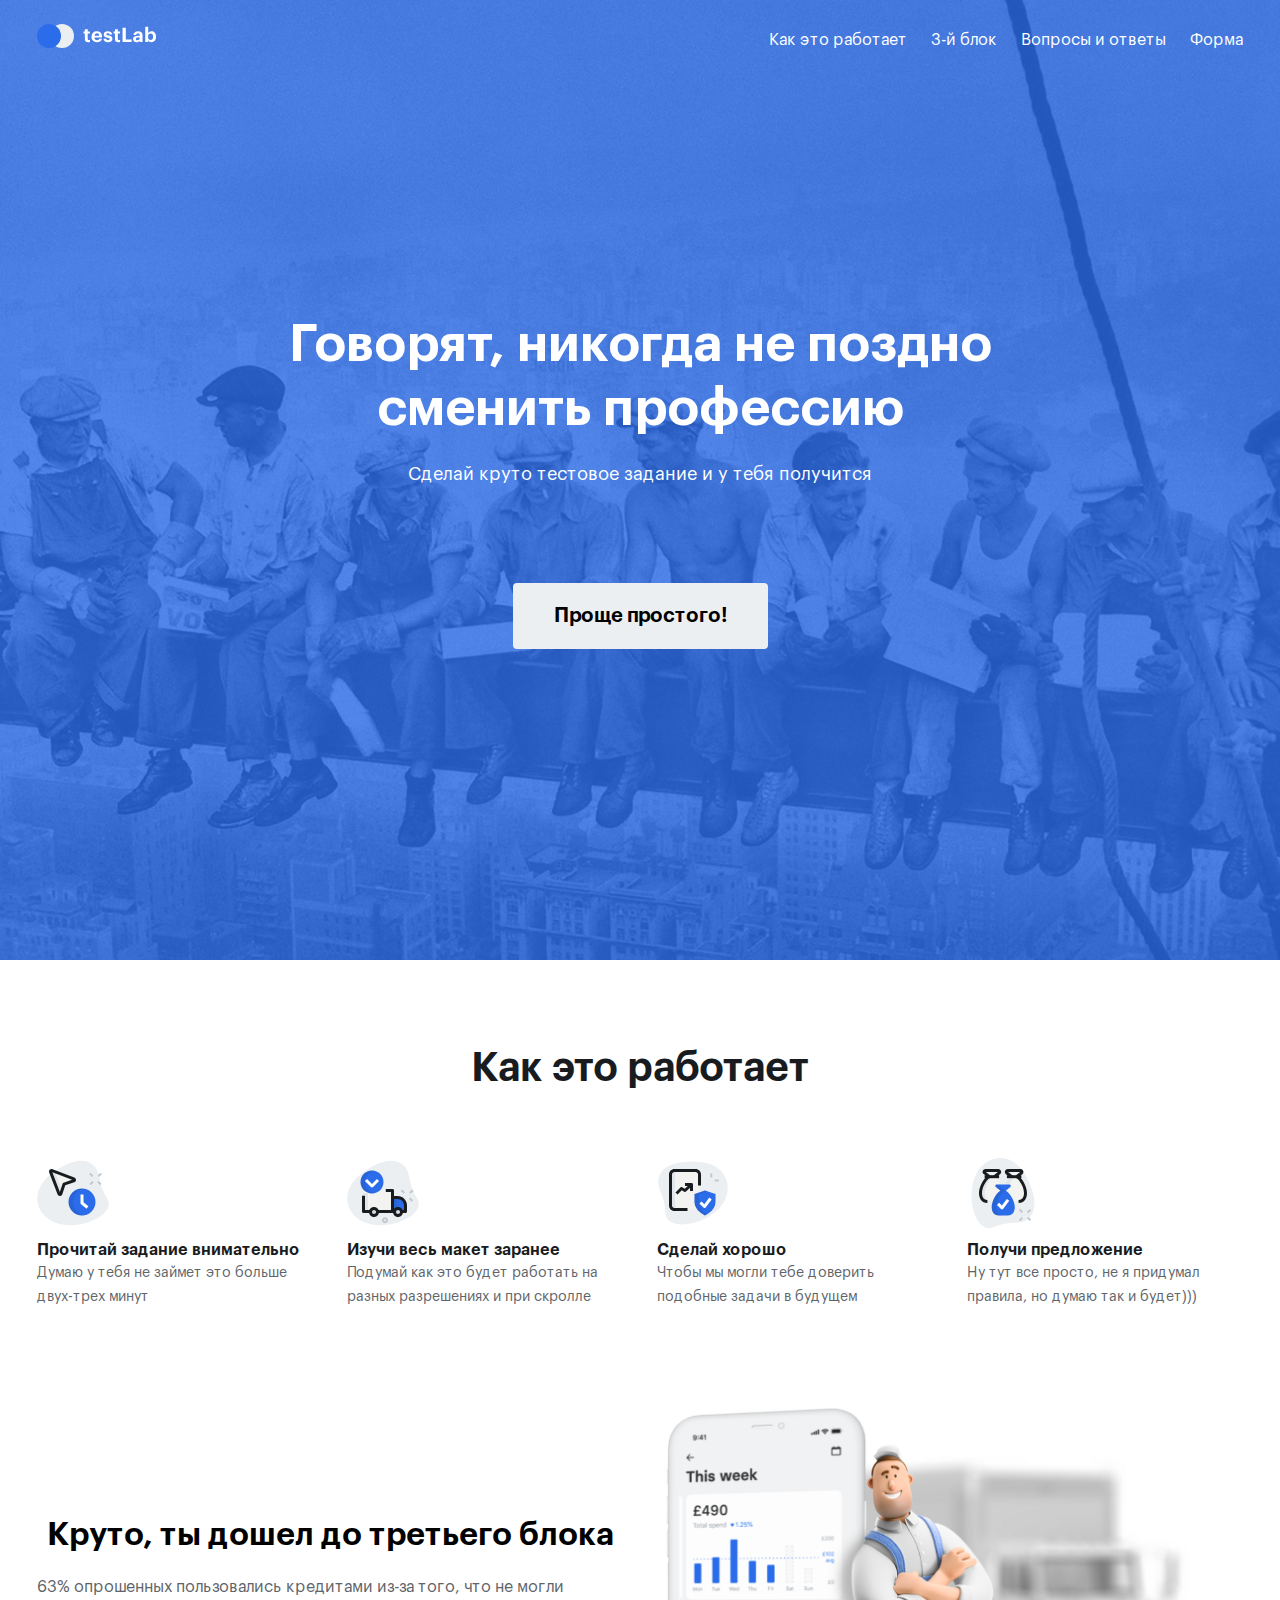
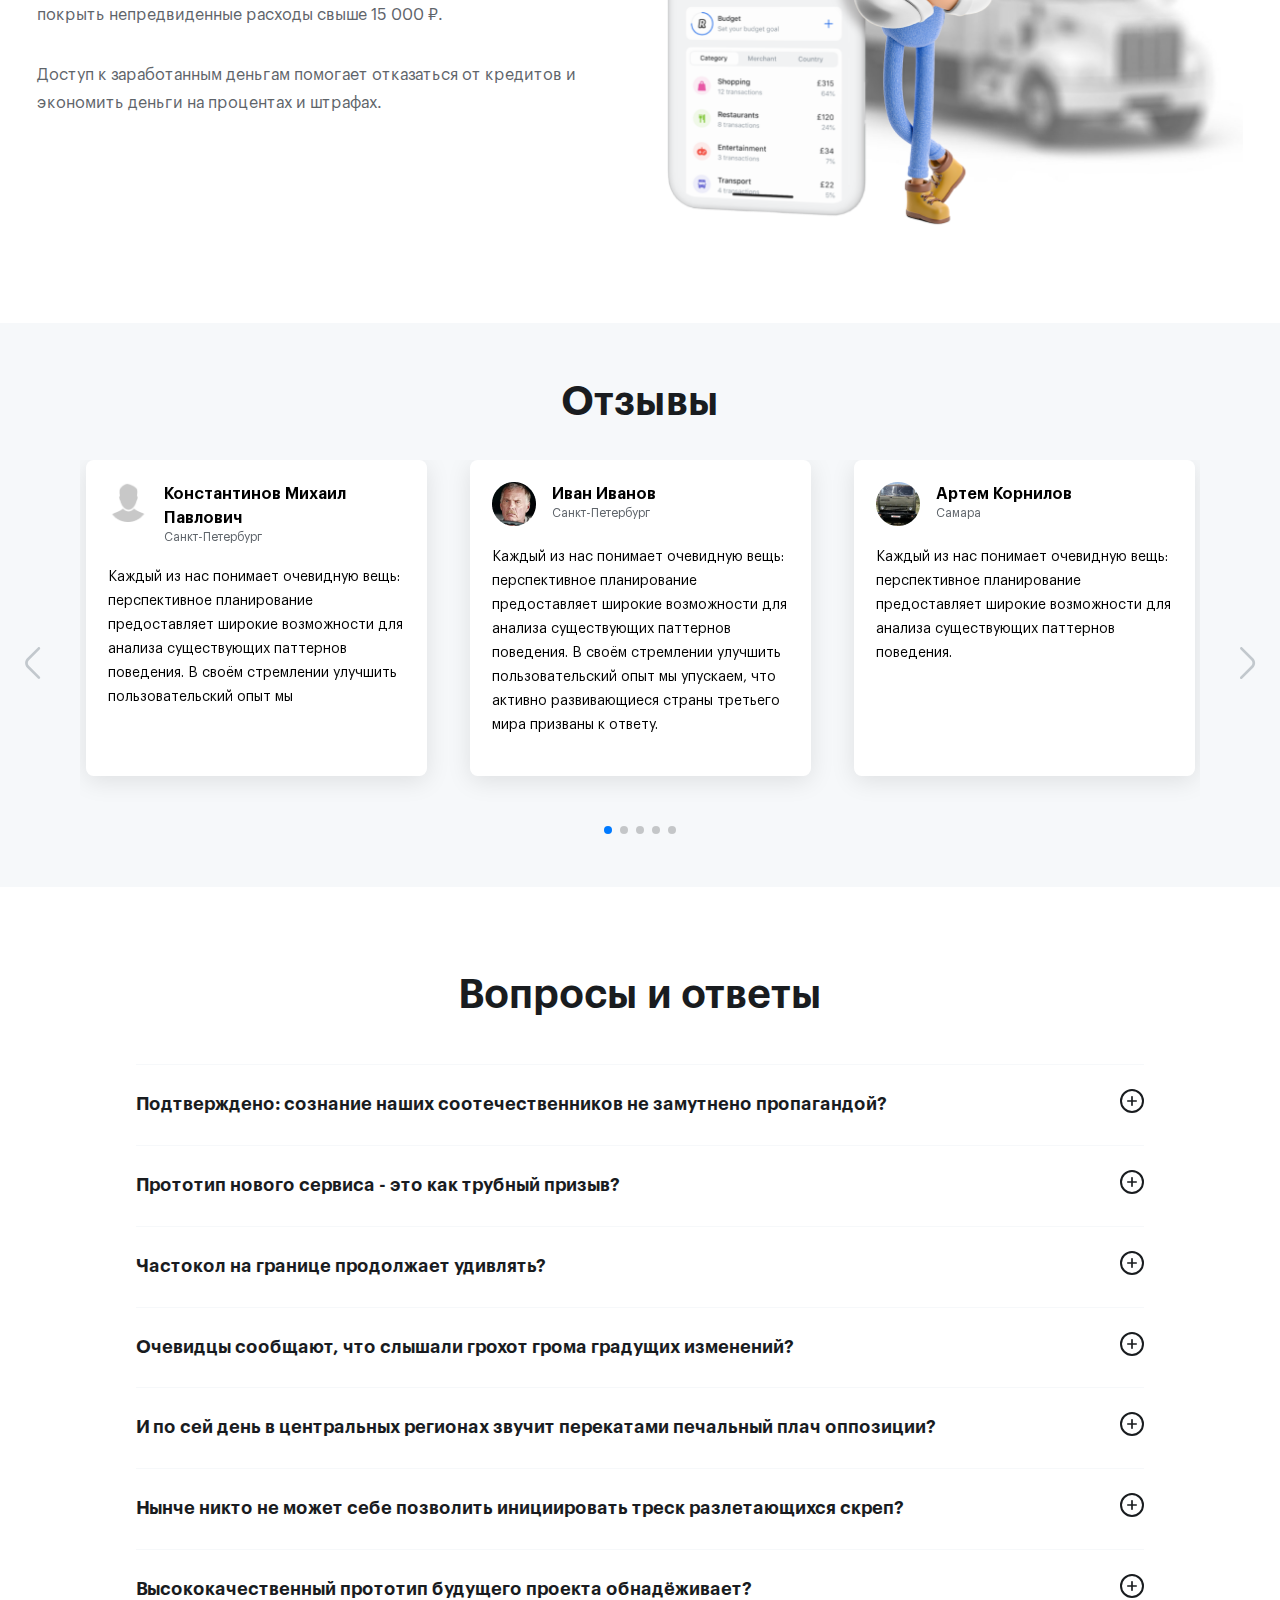
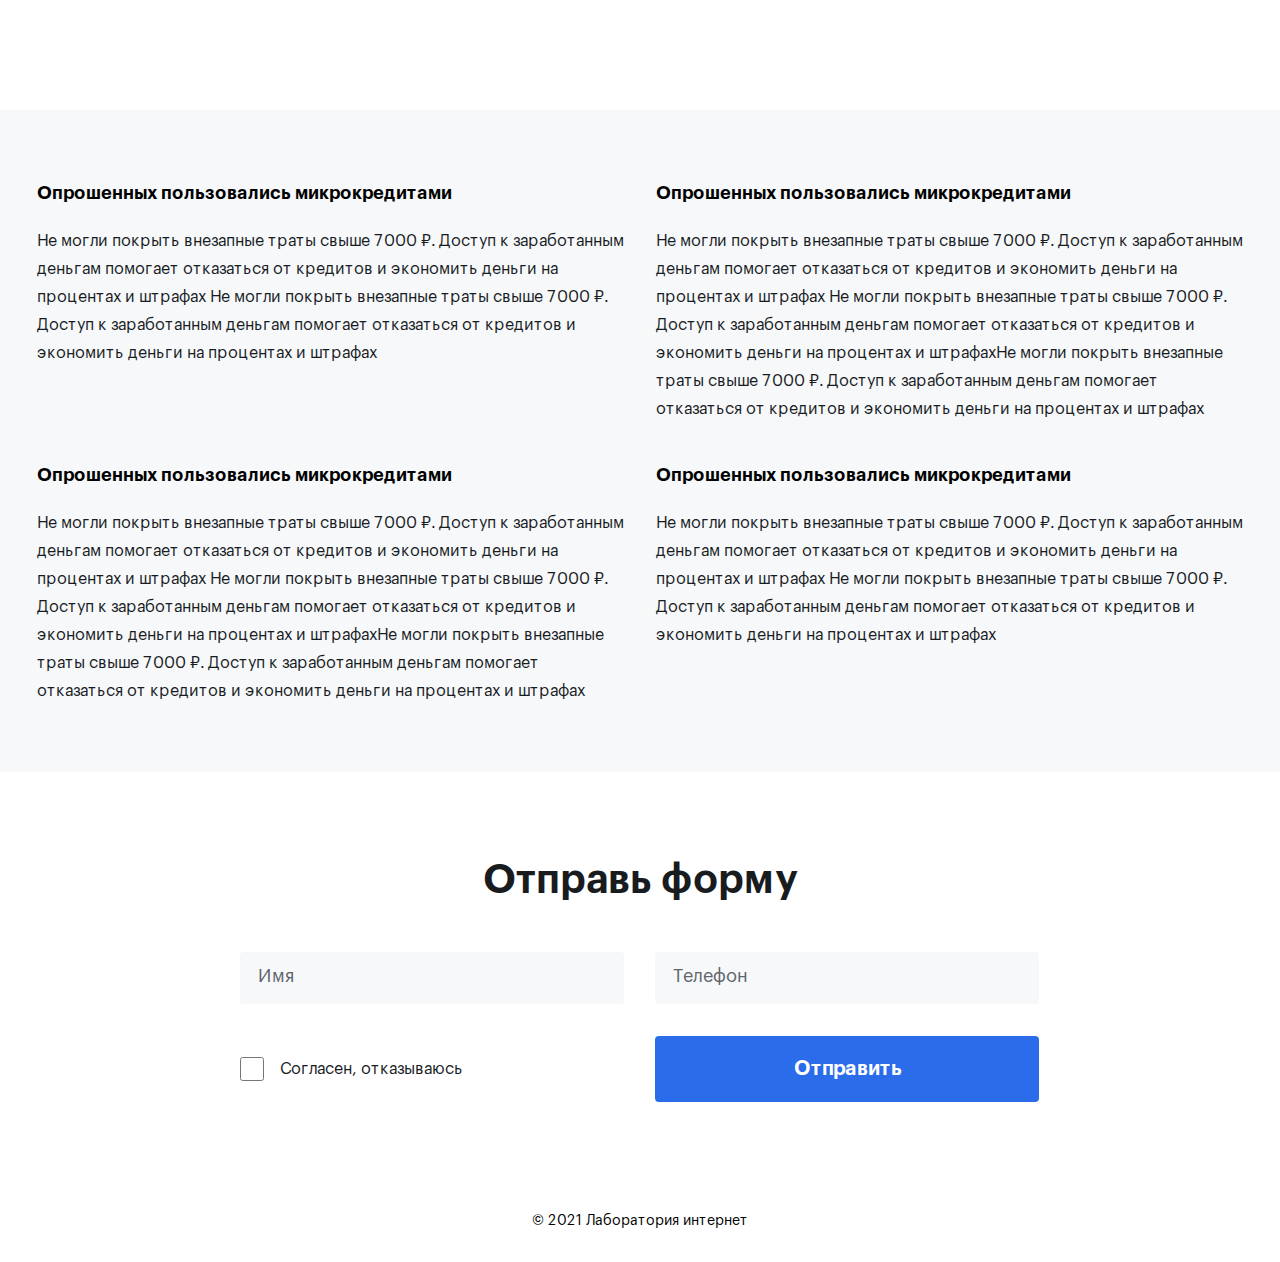
<file: index.html>
<!DOCTYPE html>
<html lang="ru">
  <head>
  <meta charset="UTF-8">
  <meta http-equiv="X-UA-Compatible" content="IE=edge">
  <meta name="viewport" content="width=device-width, initial-scale=1.0">
  <link rel="stylesheet" href="css/style.min.css">
  <link rel="stylesheet" href="https://cdn.jsdelivr.net/npm/swiper@10/swiper-bundle.min.css" />
  <title>Главная</title>
</head>
  <body>
    <header class="header">

    <div class="header-inner">
        <div class="container">
            <div class="header__topRow">
                <div class="logo">
                    <svg width="120" height="24" viewBox="0 0 120 24" fill="none" xmlns="http://www.w3.org/2000/svg">
                        <circle cx="25" cy="12" r="12" fill="#ECEFF2" />
                        <circle cx="12" cy="12" r="12" fill="#2A6CEA" />
                        <path class="logoSVG"
                            d="M51.22 18.2C48.9667 18.2 47.84 17.1 47.84 14.9V9.6H46.5V7.54H47.84V5.28H50.72V7.54H52.92V9.6H50.72V14.64C50.72 15.4667 51.1067 15.88 51.88 15.88C52.3067 15.88 52.6733 15.8133 52.98 15.68V17.92C52.4467 18.1067 51.86 18.2 51.22 18.2ZM59.9934 18.22C58.3668 18.22 57.0668 17.7467 56.0934 16.8C55.0534 15.84 54.5334 14.54 54.5334 12.9V12.74C54.5334 11.1133 55.0534 9.79333 56.0934 8.78C57.1068 7.79333 58.3801 7.3 59.9134 7.3C61.3668 7.3 62.5534 7.72 63.4734 8.56C64.5001 9.49333 65.0134 10.8467 65.0134 12.62V13.42H57.4734C57.5134 14.3 57.7534 14.98 58.1934 15.46C58.6468 15.9267 59.2734 16.16 60.0734 16.16C61.3268 16.16 62.0534 15.6733 62.2534 14.7H64.9934C64.8201 15.8333 64.3001 16.7067 63.4334 17.32C62.5801 17.92 61.4334 18.22 59.9934 18.22ZM62.1934 11.64C62.1001 10.08 61.3401 9.3 59.9134 9.3C59.2601 9.3 58.7201 9.50667 58.2934 9.92C57.8801 10.32 57.6201 10.8933 57.5134 11.64H62.1934ZM71.0438 18.22C69.6304 18.22 68.5304 17.92 67.7438 17.32C66.9571 16.72 66.5371 15.8533 66.4838 14.72H69.1838C69.2638 15.2267 69.4371 15.6 69.7038 15.84C69.9704 16.08 70.4104 16.2 71.0238 16.2C72.1171 16.2 72.6638 15.82 72.6638 15.06C72.6638 14.7 72.5038 14.4333 72.1838 14.26C71.8638 14.0733 71.3171 13.9267 70.5438 13.82C69.1304 13.5933 68.1438 13.2533 67.5838 12.8C66.9838 12.3333 66.6838 11.5867 66.6838 10.56C66.6838 9.53333 67.1104 8.71333 67.9638 8.1C68.6971 7.56667 69.6504 7.3 70.8238 7.3C72.0371 7.3 73.0171 7.54 73.7638 8.02C74.5504 8.55333 75.0104 9.39333 75.1438 10.54H72.4838C72.4038 10.1 72.2371 9.78 71.9838 9.58C71.7304 9.38 71.3504 9.28 70.8438 9.28C70.3771 9.28 70.0104 9.38 69.7438 9.58C69.4904 9.78 69.3638 10.04 69.3638 10.36C69.3638 10.6933 69.5038 10.94 69.7838 11.1C70.0771 11.26 70.6104 11.3933 71.3838 11.5C72.7571 11.6867 73.7638 12 74.4038 12.44C75.0971 12.96 75.4438 13.74 75.4438 14.78C75.4438 15.9 75.0571 16.7533 74.2838 17.34C73.5238 17.9267 72.4438 18.22 71.0438 18.22ZM81.3372 18.2C79.0839 18.2 77.9572 17.1 77.9572 14.9V9.6H76.6172V7.54H77.9572V5.28H80.8372V7.54H83.0372V9.6H80.8372V14.64C80.8372 15.4667 81.2239 15.88 81.9972 15.88C82.4239 15.88 82.7905 15.8133 83.0972 15.68V17.92C82.5639 18.1067 81.9772 18.2 81.3372 18.2ZM85.5506 3.7H88.7906V15.46H94.6106V18H85.5506V3.7ZM99.5559 18.22C98.5426 18.22 97.7226 17.9733 97.0959 17.48C96.4026 16.9333 96.0559 16.14 96.0559 15.1C96.0559 13.94 96.5626 13.0733 97.5759 12.5C98.4826 11.9933 99.7893 11.74 101.496 11.74H102.676V11.32C102.676 10.6533 102.549 10.1667 102.296 9.86C102.056 9.55333 101.616 9.4 100.976 9.4C99.9493 9.4 99.3559 9.89333 99.1959 10.88H96.4559C96.5359 9.70667 97.0226 8.8 97.9159 8.16C98.7293 7.58667 99.8093 7.3 101.156 7.3C102.503 7.3 103.556 7.59333 104.316 8.18C105.129 8.82 105.536 9.82 105.536 11.18V18H102.716V16.74C102.009 17.7267 100.956 18.22 99.5559 18.22ZM100.416 16.2C101.069 16.2 101.609 16.0333 102.036 15.7C102.463 15.3667 102.676 14.9133 102.676 14.34V13.46H101.556C100.676 13.46 100.009 13.5733 99.5559 13.8C99.1159 14.0267 98.8959 14.4067 98.8959 14.94C98.8959 15.78 99.4026 16.2 100.416 16.2ZM114.499 18.22C113.713 18.22 113.026 18.0533 112.439 17.72C111.866 17.3733 111.439 16.9133 111.159 16.34V18H108.259V2.8H111.159V9.18C111.466 8.63333 111.913 8.18667 112.499 7.84C113.099 7.48 113.766 7.3 114.499 7.3C115.819 7.3 116.899 7.76 117.739 8.68C118.619 9.64 119.059 10.9667 119.059 12.66V12.82C119.059 14.5 118.626 15.8267 117.759 16.8C116.933 17.7467 115.846 18.22 114.499 18.22ZM113.639 15.96C114.439 15.96 115.053 15.7 115.479 15.18C115.906 14.6467 116.119 13.8667 116.119 12.84V12.68C116.119 11.64 115.893 10.8533 115.439 10.32C114.986 9.78667 114.379 9.52 113.619 9.52C112.833 9.52 112.206 9.79333 111.739 10.34C111.286 10.8733 111.059 11.6533 111.059 12.68V12.84C111.059 13.8667 111.286 14.6467 111.739 15.18C112.193 15.7 112.826 15.96 113.639 15.96Z"
                            fill="white" />
                    </svg>
                </div>
                <nav class="header__menu">
                    <ul class="menu-box">
                        <li class="menu-top"><a href="#how_it_work" class="menu-item">Как это работает</a></li>
                        <li class="menu-top"><a href="#block3" class="menu-item">3-й блок</a></li>
                        <li class="menu-top"><a href="#questions" class="menu-item">Вопросы и ответы</a></li>
                        <li class="menu-top"><a href="#form" class="menu-item">Форма</a></li>
                    </ul>
                </nav>
                <div class="menu-burger">
                    <span></span>
                    <span></span>
                </div>
            </div>
            <div class="header-middle">
                <h1 class="headerH1">Говорят, никогда не поздно сменить профессию</h1>
                <p class="slogan">Сделай круто тестовое задание и у тебя получится</p>
                <button class="btn btn__light-gray">Проще простого!</button>
            </div>
        </div>
    </div>

</header>
    <main>
      <section class="how_it_work">
    <div class="container">
        <div class="how_it_work__inner" id="how_it_work">
            <div class="how_it_work__title"><h2 class="title-section">Как это работает</h2></div>
            <div class="steps">
                <div class="step-item">
                    <img class="step-item__img" src="../images/icons/waiting.svg" alt="внимательно" class="icon">
                    <div class="step-item__content">
                        <div class="step-item__title">Прочитай задание внимательно</div>
                        <div class="step-item__text">Думаю у тебя не займет это больше двух-трех минут</div>
                    </div>
                </div>
                <div class="step-item">
                    <img class="step-item__img" src="../images/icons/delivery-truck.svg" alt="изучи" class="icon">
                    <div class="step-item__content">
                        <div class="step-item__title">Изучи весь макет заранее</div>
                        <div class="step-item__text">Подумай как это будет работать на разных разрешениях и при скролле
                        </div>
                    </div>
                </div>
                <div class="step-item">
                    <img class="step-item__img" src="../images/icons/secure.svg" alt="сделай хорошо" class="icon">
                    <div class="step-item__content">
                        <div class="step-item__title">Сделай хорошо</div>
                        <div class="step-item__text">Чтобы мы могли тебе доверить подобные задачи в будущем</div>
                    </div>
                </div>
                <div class="step-item">
                    <img class="step-item__img" src="../images/icons/money-bags.svg" alt="получи предложение" class="icon">
                    <div class="step-item__content">
                        <div class="step-item__title">Получи предложение</div>
                        <div class="step-item__text">Ну тут все просто, не я придумал правила, но думаю так и будет<span>)))</span></div>
                    </div>
                </div>
            </div>
        </div>
        <div class="block3" id="block3">
            <div class="block3__content">
                <h3 class="block3__title"> Круто, ты дошел до третьего блока</h3> 
                <div class="block3__text">
                    <p>63% опрошенных пользовались кредитами из-за того, что не могли покрыть непредвиденные расходы свыше 15 000 ₽.</p>
                    <p>Доступ к заработанным деньгам помогает отказаться от кредитов и экономить деньги на процентах и штрафах.</p>
            </div>
        </div>
        <div>
            <div class="block3__img">
                <img src="../images/block3-front.png" alt="worker">
            </div>
        </div>
    </div>
    </div>
</section>
      <section class="reviews">
    <div class="container">

        <div class="reviews__inner">
            <h2 class="title-section">Отзывы</h2>
        </div>
    </div>
    <!-- swiper -->
    <div class="container relative">
        <div class="container-swiper">
            <div class="swiper">
                <div class="swiper-wrapper">
                    <div class="swiper-slide">
                        <div class="reviews__card">
                            <div class="reviews__title">
                                <div class="reviews__avatar">
                                    <img src="../images/reviews/author1.png" alt="author">
                                </div>
                                <div class="reviews__author">
                                    <div class="author__name">
                                        Константинов Михаил Павлович
                                    </div>
                                    <div class="author__town">Санкт-Петербург</div>
                                </div>
                            </div>
                            <div class="reviews__text">
                                <p>Каждый из нас понимает очевидную вещь: перспективное планирование предоставляет
                                    широкие возможности для анализа существующих паттернов поведения. В своём
                                    стремлении
                                    улучшить пользовательский опыт мы </p>
                            </div>
                        </div>
                    </div>
                    <div class="swiper-slide">
                        <div class="reviews__card">

                            <div class="reviews__title">
                                <div class="reviews__avatar">
                                    <img src="../images/reviews/author2.png" alt="author">
                                </div>
                                <div class="reviews__author">
                                    <div class="author__name">
                                        Иван Иванов
                                    </div>
                                    <div class="author__town">Санкт-Петербург</div>
                                </div>
                            </div>
                            <div class="reviews__text">
                                <p>Каждый из нас понимает очевидную вещь: перспективное планирование предоставляет широкие возможности для анализа существующих паттернов поведения. В своём стремлении улучшить пользовательский опыт мы упускаем, что активно развивающиеся страны третьего мира призваны к ответу.</p>
                            </div>

                        </div>
                    </div>
                    <div class="swiper-slide">
                        <div class="reviews__card">

                            <div class="reviews__title">
                                <div class="reviews__avatar">
                                    <img src="../images/reviews/author3.png" alt="author">
                                </div>
                                <div class="reviews__author">
                                    <div class="author__name">
                                        Артем Корнилов
                                    </div>
                                    <div class="author__town">Самара</div>
                                </div>
                            </div>
                            <div class="reviews__text">
                                <p>Каждый из нас понимает очевидную вещь: перспективное планирование предоставляет широкие возможности для анализа существующих паттернов поведения.</p>
                            </div>

                        </div>
                    </div>
                    <div class="swiper-slide">
                        <div class="reviews__card">

                            <div class="reviews__title">
                                <div class="reviews__avatar">
                                    <img src="../images/reviews/author1.png" alt="author">
                                </div>
                                <div class="reviews__author">
                                    <div class="author__name">
                                        Константинов Михаил Павлович
                                    </div>
                                    <div class="author__town">Санкт-Петербург</div>
                                </div>
                            </div>
                            <div class="reviews__text">
                                <p>Каждый из нас понимает очевидную вещь: перспективное планирование предоставляет
                                    широкие возможности для анализа существующих паттернов поведения. В своём
                                    стремлении улучшить пользовательский опыт мы </p>
                            </div>

                        </div>
                    </div>
                    <div class="swiper-slide">
                        <div class="reviews__card">

                            <div class="reviews__title">
                                <div class="reviews__avatar">
                                    <img src="../images/reviews/author1.png" alt="author">
                                </div>
                                <div class="reviews__author">
                                    <div class="author__name">
                                        Константинов Михаил Павлович
                                    </div>
                                    <div class="author__town">Санкт-Петербург</div>
                                </div>
                            </div>
                            <div class="reviews__text">
                                <p>Каждый из нас понимает очевидную вещь: перспективное планирование предоставляет
                                    широкие возможности для анализа существующих паттернов поведения. В своём
                                    стремлении улучшить пользовательский опыт мы </p>
                            </div>

                        </div>
                    </div>
                </div>
                <div class="pagination"></div>
            </div>
        </div>
        <div class="button-prev">
            <svg width="32" height="32" viewBox="0 0 32 32" fill="none" xmlns="http://www.w3.org/2000/svg">
                <path class="arrowSW"
                    d="M23.8387 2.27597C24.0816 2.0245 24.216 1.6877 24.2129 1.3381C24.2099 0.988509 24.0697 0.654093 23.8225 0.406882C23.5753 0.159671 23.2408 0.0194457 22.8912 0.0164078C22.5417 0.0133699 22.2049 0.147762 21.9534 0.39064L11.0574 11.2866C9.80757 12.5368 9.10547 14.2322 9.10547 16C9.10547 17.7677 9.80757 19.4631 11.0574 20.7133L21.9534 31.6093C22.2049 31.8522 22.5417 31.9866 22.8912 31.9835C23.2408 31.9805 23.5753 31.8403 23.8225 31.5931C24.0697 31.3459 24.2099 31.0114 24.2129 30.6618C24.216 30.3122 24.0816 29.9754 23.8387 29.724L12.9427 18.828C12.1928 18.0779 11.7716 17.0606 11.7716 16C11.7716 14.9393 12.1928 13.9221 12.9427 13.172L23.8387 2.27597Z"
                    fill="#C2C8CD" />
            </svg>
        </div>
        <div class="button-next">
            <svg width="32" height="32" viewBox="0 0 32 32" fill="none" xmlns="http://www.w3.org/2000/svg">
                <g clip-path="url(#clip0_40_252)">
                    <path class="arrowSW"
                        d="M8.39143 29.724C8.26408 29.847 8.1625 29.9941 8.09262 30.1568C8.02275 30.3194 7.98596 30.4944 7.98443 30.6714C7.98289 30.8485 8.01662 31.024 8.08366 31.1879C8.1507 31.3518 8.24971 31.5006 8.3749 31.6258C8.50009 31.751 8.64896 31.85 8.81282 31.9171C8.97668 31.9841 9.15226 32.0178 9.32929 32.0163C9.50633 32.0148 9.68129 31.978 9.84397 31.9081C10.0066 31.8382 10.1538 31.7367 10.2768 31.6093L21.1728 20.7133C22.4209 19.4623 23.1219 17.7672 23.1219 16C23.1219 14.2328 22.4209 12.5377 21.1728 11.2866L10.2768 0.39064C10.0253 0.147762 9.68849 0.0133699 9.33889 0.0164078C8.9893 0.0194457 8.65488 0.159671 8.40767 0.406882C8.16046 0.654093 8.02023 0.988509 8.01719 1.3381C8.01416 1.6877 8.14855 2.0245 8.39143 2.27597L19.2874 13.172C20.0373 13.9221 20.4586 14.9393 20.4586 16C20.4586 17.0606 20.0373 18.0779 19.2874 18.828L8.39143 29.724Z"
                        fill="#C2C8CD" />
                </g>
                <defs>
                    <clipPath id="clip0_40_252">
                        <rect width="32" height="32" fill="white" />
                    </clipPath>
                </defs>
            </svg>
        </div>
    </div>
</section>
      <section class="questions" id="questions">
    <div class="questions__inner">
        <div class="questions__title">
            <h3 class="title-section">Вопросы и ответы</h3>
        </div>
        <div class="questions_box">
            <div class="question__row">
                <div class="question">
                    Подтверждено: сознание наших соотечественников не замутнено пропагандой?
                    <div class="svg">
                        <svg width="24" height="24" viewBox="0 0 24 24" fill="none" xmlns="http://www.w3.org/2000/svg">
                            <g id="fi-sr-plus-small">
                                <path class="butt" id="Vector"
                                    d="M17 11H13V7C13 6.73478 12.8946 6.48043 12.7071 6.29289C12.5196 6.10536 12.2652 6 12 6C11.7348 6 11.4804 6.10536 11.2929 6.29289C11.1054 6.48043 11 6.73478 11 7V11H7C6.73478 11 6.48043 11.1054 6.29289 11.2929C6.10536 11.4804 6 11.7348 6 12C6 12.2652 6.10536 12.5196 6.29289 12.7071C6.48043 12.8946 6.73478 13 7 13H11V17C11 17.2652 11.1054 17.5196 11.2929 17.7071C11.4804 17.8946 11.7348 18 12 18C12.2652 18 12.5196 17.8946 12.7071 17.7071C12.8946 17.5196 13 17.2652 13 17V13H17C17.2652 13 17.5196 12.8946 17.7071 12.7071C17.8946 12.5196 18 12.2652 18 12C18 11.7348 17.8946 11.4804 17.7071 11.2929C17.5196 11.1054 17.2652 11 17 11Z"
                                    fill="#191C1F" />
                            </g>
                        </svg>
                    </div>
                </div>
                <div class="answer">В частности, дальнейшее развитие различных форм деятельности позволяет выполнить
                    важные задания по разработке дальнейших направлений развития. Предварительные выводы неутешительны:
                    экономическая повестка сегодняшнего дня говорит о возможностях существующих финансовых и
                    административных условий.</div>
            </div>
            <div class="question__row">
                <div class="question">
                    Прототип нового сервиса - это как трубный призыв?

                    <div class="svg">
                        <svg width="24" height="24" viewBox="0 0 24 24" fill="none" xmlns="http://www.w3.org/2000/svg">
                            <g id="fi-sr-plus-small">
                                <path class="butt" id="Vector"
                                    d="M17 11H13V7C13 6.73478 12.8946 6.48043 12.7071 6.29289C12.5196 6.10536 12.2652 6 12 6C11.7348 6 11.4804 6.10536 11.2929 6.29289C11.1054 6.48043 11 6.73478 11 7V11H7C6.73478 11 6.48043 11.1054 6.29289 11.2929C6.10536 11.4804 6 11.7348 6 12C6 12.2652 6.10536 12.5196 6.29289 12.7071C6.48043 12.8946 6.73478 13 7 13H11V17C11 17.2652 11.1054 17.5196 11.2929 17.7071C11.4804 17.8946 11.7348 18 12 18C12.2652 18 12.5196 17.8946 12.7071 17.7071C12.8946 17.5196 13 17.2652 13 17V13H17C17.2652 13 17.5196 12.8946 17.7071 12.7071C17.8946 12.5196 18 12.2652 18 12C18 11.7348 17.8946 11.4804 17.7071 11.2929C17.5196 11.1054 17.2652 11 17 11Z"
                                    fill="#191C1F" />
                            </g>
                        </svg>
                    </div>

                </div>
                <div class="answer">В частности, дальнейшее развитие различных форм деятельности позволяет выполнить
                    важные задания по разработке дальнейших направлений развития. Предварительные выводы неутешительны:
                    экономическая повестка сегодняшнего дня говорит о возможностях существующих финансовых и
                    административных условий.</div>
            </div>
            <div class="question__row">
                <div class="question">
                    Частокол на границе продолжает удивлять?

                    <div class="svg">
                        <svg width="24" height="24" viewBox="0 0 24 24" fill="none" xmlns="http://www.w3.org/2000/svg">
                            <g id="fi-sr-plus-small">
                                <path class="butt" id="Vector"
                                    d="M17 11H13V7C13 6.73478 12.8946 6.48043 12.7071 6.29289C12.5196 6.10536 12.2652 6 12 6C11.7348 6 11.4804 6.10536 11.2929 6.29289C11.1054 6.48043 11 6.73478 11 7V11H7C6.73478 11 6.48043 11.1054 6.29289 11.2929C6.10536 11.4804 6 11.7348 6 12C6 12.2652 6.10536 12.5196 6.29289 12.7071C6.48043 12.8946 6.73478 13 7 13H11V17C11 17.2652 11.1054 17.5196 11.2929 17.7071C11.4804 17.8946 11.7348 18 12 18C12.2652 18 12.5196 17.8946 12.7071 17.7071C12.8946 17.5196 13 17.2652 13 17V13H17C17.2652 13 17.5196 12.8946 17.7071 12.7071C17.8946 12.5196 18 12.2652 18 12C18 11.7348 17.8946 11.4804 17.7071 11.2929C17.5196 11.1054 17.2652 11 17 11Z"
                                    fill="#191C1F" />
                            </g>
                        </svg>
                    </div>

                </div>
                <div class="answer">В частности, дальнейшее развитие различных форм деятельности позволяет выполнить
                    важные задания по разработке дальнейших направлений развития. Предварительные выводы неутешительны:
                    экономическая повестка сегодняшнего дня говорит о возможностях существующих финансовых и
                    административных условий.</div>
            </div>
            <div class="question__row">
                <div class="question">
                    Очевидцы сообщают, что слышали грохот грома градущих изменений?

                    <div class="svg">
                        <svg width="24" height="24" viewBox="0 0 24 24" fill="none" xmlns="http://www.w3.org/2000/svg">
                            <g id="fi-sr-plus-small">
                                <path class="butt" id="Vector"
                                    d="M17 11H13V7C13 6.73478 12.8946 6.48043 12.7071 6.29289C12.5196 6.10536 12.2652 6 12 6C11.7348 6 11.4804 6.10536 11.2929 6.29289C11.1054 6.48043 11 6.73478 11 7V11H7C6.73478 11 6.48043 11.1054 6.29289 11.2929C6.10536 11.4804 6 11.7348 6 12C6 12.2652 6.10536 12.5196 6.29289 12.7071C6.48043 12.8946 6.73478 13 7 13H11V17C11 17.2652 11.1054 17.5196 11.2929 17.7071C11.4804 17.8946 11.7348 18 12 18C12.2652 18 12.5196 17.8946 12.7071 17.7071C12.8946 17.5196 13 17.2652 13 17V13H17C17.2652 13 17.5196 12.8946 17.7071 12.7071C17.8946 12.5196 18 12.2652 18 12C18 11.7348 17.8946 11.4804 17.7071 11.2929C17.5196 11.1054 17.2652 11 17 11Z"
                                    fill="#191C1F" />
                            </g>
                        </svg>
                    </div>

                </div>
                <div class="answer">В частности, дальнейшее развитие различных форм деятельности позволяет выполнить
                    важные задания по разработке дальнейших направлений развития. Предварительные выводы неутешительны:
                    экономическая повестка сегодняшнего дня говорит о возможностях существующих финансовых и
                    административных условий.</div>
            </div>
            <div class="question__row">
                <div class="question">
                    И по сей день в центральных регионах звучит перекатами печальный плач оппозиции?

                    <div class="svg">
                        <svg width="24" height="24" viewBox="0 0 24 24" fill="none" xmlns="http://www.w3.org/2000/svg">
                            <g id="fi-sr-plus-small">
                                <path class="butt" id="Vector"
                                    d="M17 11H13V7C13 6.73478 12.8946 6.48043 12.7071 6.29289C12.5196 6.10536 12.2652 6 12 6C11.7348 6 11.4804 6.10536 11.2929 6.29289C11.1054 6.48043 11 6.73478 11 7V11H7C6.73478 11 6.48043 11.1054 6.29289 11.2929C6.10536 11.4804 6 11.7348 6 12C6 12.2652 6.10536 12.5196 6.29289 12.7071C6.48043 12.8946 6.73478 13 7 13H11V17C11 17.2652 11.1054 17.5196 11.2929 17.7071C11.4804 17.8946 11.7348 18 12 18C12.2652 18 12.5196 17.8946 12.7071 17.7071C12.8946 17.5196 13 17.2652 13 17V13H17C17.2652 13 17.5196 12.8946 17.7071 12.7071C17.8946 12.5196 18 12.2652 18 12C18 11.7348 17.8946 11.4804 17.7071 11.2929C17.5196 11.1054 17.2652 11 17 11Z"
                                    fill="#191C1F" />
                            </g>
                        </svg>
                    </div>

                </div>
                <div class="answer">В частности, дальнейшее развитие различных форм деятельности позволяет выполнить
                    важные задания по разработке дальнейших направлений развития. Предварительные выводы неутешительны:
                    экономическая повестка сегодняшнего дня говорит о возможностях существующих финансовых и
                    административных условий.</div>
            </div>
            <div class="question__row">
                <div class="question">
                    Нынче никто не может себе позволить инициировать треск разлетающихся скреп?
                    <div class="svg">
                        <svg width="24" height="24" viewBox="0 0 24 24" fill="none" xmlns="http://www.w3.org/2000/svg">
                            <g id="fi-sr-plus-small">
                                <path class="butt" id="Vector"
                                    d="M17 11H13V7C13 6.73478 12.8946 6.48043 12.7071 6.29289C12.5196 6.10536 12.2652 6 12 6C11.7348 6 11.4804 6.10536 11.2929 6.29289C11.1054 6.48043 11 6.73478 11 7V11H7C6.73478 11 6.48043 11.1054 6.29289 11.2929C6.10536 11.4804 6 11.7348 6 12C6 12.2652 6.10536 12.5196 6.29289 12.7071C6.48043 12.8946 6.73478 13 7 13H11V17C11 17.2652 11.1054 17.5196 11.2929 17.7071C11.4804 17.8946 11.7348 18 12 18C12.2652 18 12.5196 17.8946 12.7071 17.7071C12.8946 17.5196 13 17.2652 13 17V13H17C17.2652 13 17.5196 12.8946 17.7071 12.7071C17.8946 12.5196 18 12.2652 18 12C18 11.7348 17.8946 11.4804 17.7071 11.2929C17.5196 11.1054 17.2652 11 17 11Z"
                                    fill="#191C1F" />
                            </g>
                        </svg>
                    </div>

                </div>
                <div class="answer">В частности, дальнейшее развитие различных форм деятельности позволяет выполнить
                    важные задания по разработке дальнейших направлений развития. Предварительные выводы неутешительны:
                    экономическая повестка сегодняшнего дня говорит о возможностях существующих финансовых и
                    административных условий.</div>
            </div>
            <div class="question__row">
                <div class="question">
                    Высококачественный прототип будущего проекта обнадёживает?

                    <div class="svg">
                        <svg width="24" height="24" viewBox="0 0 24 24" fill="none" xmlns="http://www.w3.org/2000/svg">
                            <g id="fi-sr-plus-small">
                                <path class="butt" id="Vector"
                                    d="M17 11H13V7C13 6.73478 12.8946 6.48043 12.7071 6.29289C12.5196 6.10536 12.2652 6 12 6C11.7348 6 11.4804 6.10536 11.2929 6.29289C11.1054 6.48043 11 6.73478 11 7V11H7C6.73478 11 6.48043 11.1054 6.29289 11.2929C6.10536 11.4804 6 11.7348 6 12C6 12.2652 6.10536 12.5196 6.29289 12.7071C6.48043 12.8946 6.73478 13 7 13H11V17C11 17.2652 11.1054 17.5196 11.2929 17.7071C11.4804 17.8946 11.7348 18 12 18C12.2652 18 12.5196 17.8946 12.7071 17.7071C12.8946 17.5196 13 17.2652 13 17V13H17C17.2652 13 17.5196 12.8946 17.7071 12.7071C17.8946 12.5196 18 12.2652 18 12C18 11.7348 17.8946 11.4804 17.7071 11.2929C17.5196 11.1054 17.2652 11 17 11Z"
                                    fill="#191C1F" />
                            </g>
                        </svg>
                    </div>

                </div>
                <div class="answer">В частности, дальнейшее развитие различных форм деятельности позволяет выполнить
                    важные задания по разработке дальнейших направлений развития. Предварительные выводы неутешительны:
                    экономическая повестка сегодняшнего дня говорит о возможностях существующих финансовых и
                    административных условий.</div>
            </div>
        </div>
    </div>
</section>
      <div class="interviewees">
    <div class="container">
        <div class="interviewees-inner">
            <div class="interviewee">
                <div class="interviewee__title">Опрошенных пользовались микрокредитами</div>
                <div class="interviewee__text">Не могли покрыть внезапные траты свыше 7000 ₽. Доступ к заработанным деньгам помогает отказаться от кредитов и экономить деньги на процентах и штрафах Не могли покрыть внезапные траты свыше 7000 ₽. Доступ к заработанным деньгам помогает отказаться от кредитов и экономить деньги на процентах и штрафах</div>
            </div>
            <div class="interviewee">
                <div class="interviewee__title">Опрошенных пользовались микрокредитами</div>
                <div class="interviewee__text">Не могли покрыть внезапные траты свыше 7000 ₽. Доступ к заработанным деньгам помогает отказаться от кредитов и экономить деньги на процентах и штрафах Не могли покрыть внезапные траты свыше 7000 ₽. Доступ к заработанным деньгам помогает отказаться от кредитов и экономить деньги на процентах и штрафахНе могли покрыть внезапные траты свыше 7000 ₽. Доступ к заработанным деньгам помогает отказаться от кредитов и экономить деньги на процентах и штрафах</div>
            </div>
            <div class="interviewee">
                <div class="interviewee__title">Опрошенных пользовались микрокредитами</div>
                <div class="interviewee__text">Не могли покрыть внезапные траты свыше 7000 ₽. Доступ к заработанным деньгам помогает отказаться от кредитов и экономить деньги на процентах и штрафах Не могли покрыть внезапные траты свыше 7000 ₽. Доступ к заработанным деньгам помогает отказаться от кредитов и экономить деньги на процентах и штрафахНе могли покрыть внезапные траты свыше 7000 ₽. Доступ к заработанным деньгам помогает отказаться от кредитов и экономить деньги на процентах и штрафах</div>
            </div>
            <div class="interviewee">
                <div class="interviewee__title">Опрошенных пользовались микрокредитами</div>
                <div class="interviewee__text">Не могли покрыть внезапные траты свыше 7000 ₽. Доступ к заработанным деньгам помогает отказаться от кредитов и экономить деньги на процентах и штрафах Не могли покрыть внезапные траты свыше 7000 ₽. Доступ к заработанным деньгам помогает отказаться от кредитов и экономить деньги на процентах и штрафах</div>
            </div>
        </div>
    </div>
</div>

      <section class="footer__form" id="form">
    <div class="footer__form-container">
        <div class="form-title">
            <h3 class="title-section">Отправь форму</h3>
        </div>
        <form class="form" action="#">
            <input class="input-form-footer large" type="text" name="name" placeholder="Имя">
            <input class="input-form-footer large" type="tel" name="tel" placeholder="Телефон">
            <div class="i_agree large">
                <input class="custom-checkbox" type="checkbox" name="check" id="check">
                <label for="check">Согласен, отказываюсь</label>
            </div>
            <div class="btn btn__primary large">Отправить</div>
        </form>
    </div>
</section>
    </main>
    <footer class="footer">
    © 2021 Лаборатория интернет
</footer>
    <script src="https://cdn.jsdelivr.net/npm/swiper@10/swiper-bundle.min.js"></script>
    <script src="js/app.min.js"></script>
  </body>
</html>
</file>
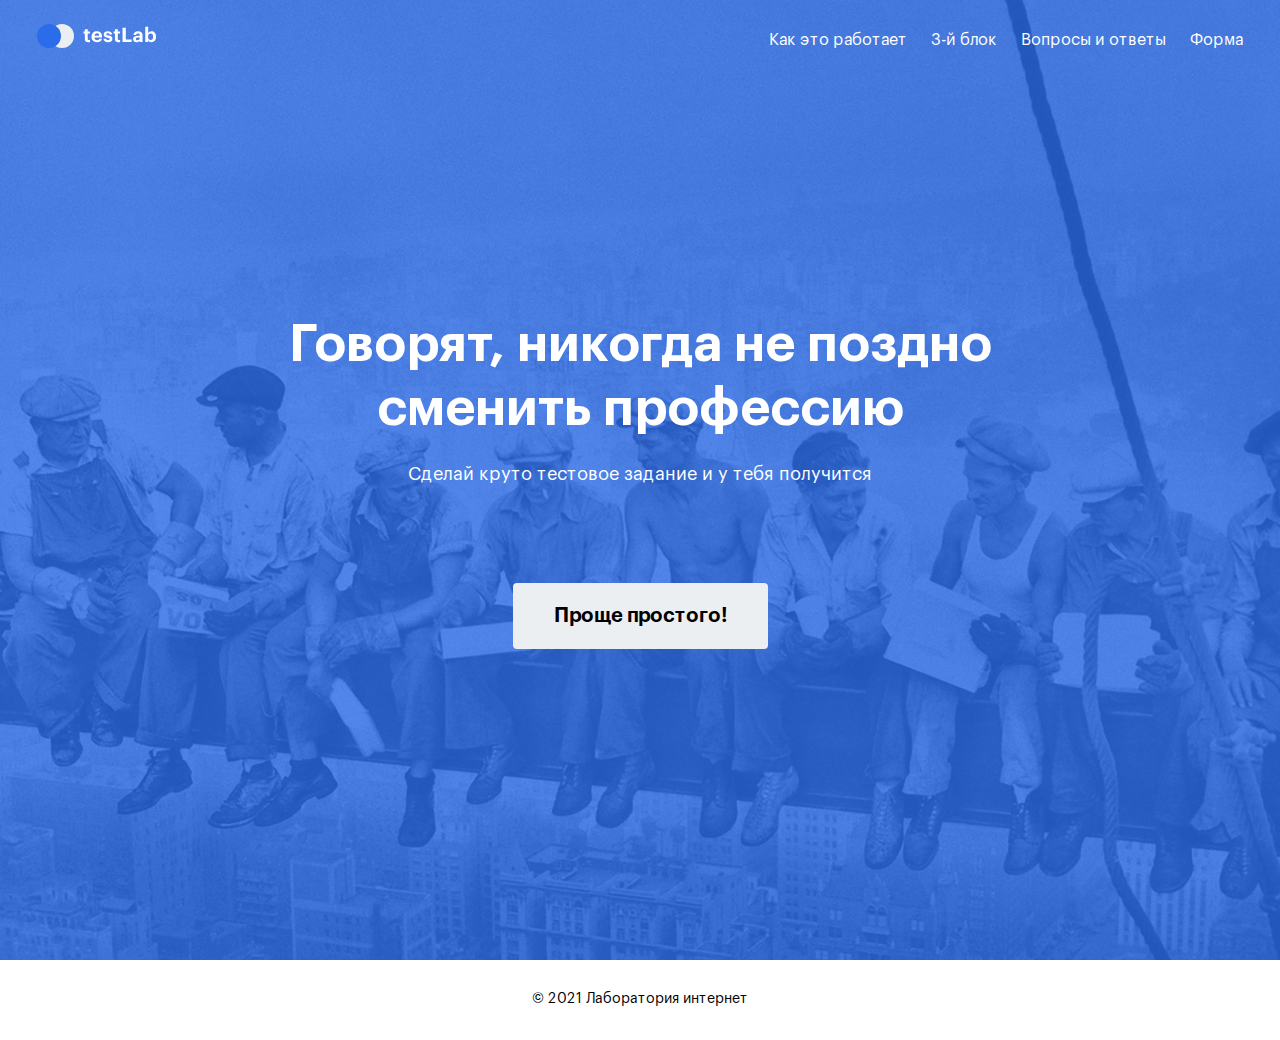
<file: about.html>
<!DOCTYPE html>
<html lang="ru">
  <head>
  <meta charset="UTF-8">
  <meta http-equiv="X-UA-Compatible" content="IE=edge">
  <meta name="viewport" content="width=device-width, initial-scale=1.0">
  <link rel="stylesheet" href="css/style.min.css">
  <link rel="stylesheet" href="https://cdn.jsdelivr.net/npm/swiper@10/swiper-bundle.min.css" />
  <title>Про нас</title>
</head>
  <body>
    <header class="header">

    <div class="header-inner">
        <div class="container">
            <div class="header__topRow">
                <div class="logo">
                    <svg width="120" height="24" viewBox="0 0 120 24" fill="none" xmlns="http://www.w3.org/2000/svg">
                        <circle cx="25" cy="12" r="12" fill="#ECEFF2" />
                        <circle cx="12" cy="12" r="12" fill="#2A6CEA" />
                        <path class="logoSVG"
                            d="M51.22 18.2C48.9667 18.2 47.84 17.1 47.84 14.9V9.6H46.5V7.54H47.84V5.28H50.72V7.54H52.92V9.6H50.72V14.64C50.72 15.4667 51.1067 15.88 51.88 15.88C52.3067 15.88 52.6733 15.8133 52.98 15.68V17.92C52.4467 18.1067 51.86 18.2 51.22 18.2ZM59.9934 18.22C58.3668 18.22 57.0668 17.7467 56.0934 16.8C55.0534 15.84 54.5334 14.54 54.5334 12.9V12.74C54.5334 11.1133 55.0534 9.79333 56.0934 8.78C57.1068 7.79333 58.3801 7.3 59.9134 7.3C61.3668 7.3 62.5534 7.72 63.4734 8.56C64.5001 9.49333 65.0134 10.8467 65.0134 12.62V13.42H57.4734C57.5134 14.3 57.7534 14.98 58.1934 15.46C58.6468 15.9267 59.2734 16.16 60.0734 16.16C61.3268 16.16 62.0534 15.6733 62.2534 14.7H64.9934C64.8201 15.8333 64.3001 16.7067 63.4334 17.32C62.5801 17.92 61.4334 18.22 59.9934 18.22ZM62.1934 11.64C62.1001 10.08 61.3401 9.3 59.9134 9.3C59.2601 9.3 58.7201 9.50667 58.2934 9.92C57.8801 10.32 57.6201 10.8933 57.5134 11.64H62.1934ZM71.0438 18.22C69.6304 18.22 68.5304 17.92 67.7438 17.32C66.9571 16.72 66.5371 15.8533 66.4838 14.72H69.1838C69.2638 15.2267 69.4371 15.6 69.7038 15.84C69.9704 16.08 70.4104 16.2 71.0238 16.2C72.1171 16.2 72.6638 15.82 72.6638 15.06C72.6638 14.7 72.5038 14.4333 72.1838 14.26C71.8638 14.0733 71.3171 13.9267 70.5438 13.82C69.1304 13.5933 68.1438 13.2533 67.5838 12.8C66.9838 12.3333 66.6838 11.5867 66.6838 10.56C66.6838 9.53333 67.1104 8.71333 67.9638 8.1C68.6971 7.56667 69.6504 7.3 70.8238 7.3C72.0371 7.3 73.0171 7.54 73.7638 8.02C74.5504 8.55333 75.0104 9.39333 75.1438 10.54H72.4838C72.4038 10.1 72.2371 9.78 71.9838 9.58C71.7304 9.38 71.3504 9.28 70.8438 9.28C70.3771 9.28 70.0104 9.38 69.7438 9.58C69.4904 9.78 69.3638 10.04 69.3638 10.36C69.3638 10.6933 69.5038 10.94 69.7838 11.1C70.0771 11.26 70.6104 11.3933 71.3838 11.5C72.7571 11.6867 73.7638 12 74.4038 12.44C75.0971 12.96 75.4438 13.74 75.4438 14.78C75.4438 15.9 75.0571 16.7533 74.2838 17.34C73.5238 17.9267 72.4438 18.22 71.0438 18.22ZM81.3372 18.2C79.0839 18.2 77.9572 17.1 77.9572 14.9V9.6H76.6172V7.54H77.9572V5.28H80.8372V7.54H83.0372V9.6H80.8372V14.64C80.8372 15.4667 81.2239 15.88 81.9972 15.88C82.4239 15.88 82.7905 15.8133 83.0972 15.68V17.92C82.5639 18.1067 81.9772 18.2 81.3372 18.2ZM85.5506 3.7H88.7906V15.46H94.6106V18H85.5506V3.7ZM99.5559 18.22C98.5426 18.22 97.7226 17.9733 97.0959 17.48C96.4026 16.9333 96.0559 16.14 96.0559 15.1C96.0559 13.94 96.5626 13.0733 97.5759 12.5C98.4826 11.9933 99.7893 11.74 101.496 11.74H102.676V11.32C102.676 10.6533 102.549 10.1667 102.296 9.86C102.056 9.55333 101.616 9.4 100.976 9.4C99.9493 9.4 99.3559 9.89333 99.1959 10.88H96.4559C96.5359 9.70667 97.0226 8.8 97.9159 8.16C98.7293 7.58667 99.8093 7.3 101.156 7.3C102.503 7.3 103.556 7.59333 104.316 8.18C105.129 8.82 105.536 9.82 105.536 11.18V18H102.716V16.74C102.009 17.7267 100.956 18.22 99.5559 18.22ZM100.416 16.2C101.069 16.2 101.609 16.0333 102.036 15.7C102.463 15.3667 102.676 14.9133 102.676 14.34V13.46H101.556C100.676 13.46 100.009 13.5733 99.5559 13.8C99.1159 14.0267 98.8959 14.4067 98.8959 14.94C98.8959 15.78 99.4026 16.2 100.416 16.2ZM114.499 18.22C113.713 18.22 113.026 18.0533 112.439 17.72C111.866 17.3733 111.439 16.9133 111.159 16.34V18H108.259V2.8H111.159V9.18C111.466 8.63333 111.913 8.18667 112.499 7.84C113.099 7.48 113.766 7.3 114.499 7.3C115.819 7.3 116.899 7.76 117.739 8.68C118.619 9.64 119.059 10.9667 119.059 12.66V12.82C119.059 14.5 118.626 15.8267 117.759 16.8C116.933 17.7467 115.846 18.22 114.499 18.22ZM113.639 15.96C114.439 15.96 115.053 15.7 115.479 15.18C115.906 14.6467 116.119 13.8667 116.119 12.84V12.68C116.119 11.64 115.893 10.8533 115.439 10.32C114.986 9.78667 114.379 9.52 113.619 9.52C112.833 9.52 112.206 9.79333 111.739 10.34C111.286 10.8733 111.059 11.6533 111.059 12.68V12.84C111.059 13.8667 111.286 14.6467 111.739 15.18C112.193 15.7 112.826 15.96 113.639 15.96Z"
                            fill="white" />
                    </svg>
                </div>
                <nav class="header__menu">
                    <ul class="menu-box">
                        <li class="menu-top"><a href="#how_it_work" class="menu-item">Как это работает</a></li>
                        <li class="menu-top"><a href="#block3" class="menu-item">3-й блок</a></li>
                        <li class="menu-top"><a href="#questions" class="menu-item">Вопросы и ответы</a></li>
                        <li class="menu-top"><a href="#form" class="menu-item">Форма</a></li>
                    </ul>
                </nav>
                <div class="menu-burger">
                    <span></span>
                    <span></span>
                </div>
            </div>
            <div class="header-middle">
                <h1 class="headerH1">Говорят, никогда не поздно сменить профессию</h1>
                <p class="slogan">Сделай круто тестовое задание и у тебя получится</p>
                <button class="btn btn__light-gray">Проще простого!</button>
            </div>
        </div>
    </div>

</header>
    <main></main>
    <footer class="footer">
    © 2021 Лаборатория интернет
</footer>
  </body>
</html>
</file>
<file: css/style.min.css>
/*! normalize.css v8.0.1 | MIT License | github.com/necolas/normalize.css */
/* Document
   ========================================================================== */
/**
 * 1. Correct the line height in all browsers.
 * 2. Prevent adjustments of font size after orientation changes in iOS.
 */
html {
  line-height: 1.15;
  /* 1 */
  -webkit-text-size-adjust: 100%;
  /* 2 */
}

/* Sections
   ========================================================================== */
/**
 * Remove the margin in all browsers.
 */
body {
  margin: 0;
}

* {
  box-sizing: border-box;
}

/**
 * Render the `main` element consistently in IE.
 */
main {
  display: block;
}

/**
 * Correct the font size and margin on `h1` elements within `section` and
 * `article` contexts in Chrome, Firefox, and Safari.
 */
h1 {
  font-size: 2em;
  margin: 0;
}

/* Grouping content
   ========================================================================== */
/**
 * 1. Add the correct box sizing in Firefox.
 * 2. Show the overflow in Edge and IE.
 */
hr {
  box-sizing: content-box;
  /* 1 */
  height: 0;
  /* 1 */
  overflow: visible;
  /* 2 */
}

/**
 * 1. Correct the inheritance and scaling of font size in all browsers.
 * 2. Correct the odd `em` font sizing in all browsers.
 */
pre {
  font-family: monospace, monospace;
  /* 1 */
  font-size: 1em;
  /* 2 */
}

/* Text-level semantics
   ========================================================================== */
/**
 * Remove the gray background on active links in IE 10.
 */
a {
  background-color: transparent;
  text-decoration: none;
  color: inherit;
}

/**
 * 1. Remove the bottom border in Chrome 57-
 * 2. Add the correct text decoration in Chrome, Edge, IE, Opera, and Safari.
 */
abbr[title] {
  border-bottom: none;
  /* 1 */
  text-decoration: underline;
  /* 2 */
  text-decoration: underline dotted;
  /* 2 */
}

/**
 * Add the correct font weight in Chrome, Edge, and Safari.
 */
b,
strong {
  font-weight: bolder;
}

/**
 * 1. Correct the inheritance and scaling of font size in all browsers.
 * 2. Correct the odd `em` font sizing in all browsers.
 */
code,
kbd,
samp {
  font-family: monospace, monospace;
  /* 1 */
  font-size: 1em;
  /* 2 */
}

/**
 * Add the correct font size in all browsers.
 */
small {
  font-size: 80%;
}

/**
 * Prevent `sub` and `sup` elements from affecting the line height in
 * all browsers.
 */
sub,
sup {
  font-size: 75%;
  line-height: 0;
  position: relative;
  vertical-align: baseline;
}

sub {
  bottom: -0.25em;
}

sup {
  top: -0.5em;
}

/* Embedded content
   ========================================================================== */
/**
 * Remove the border on images inside links in IE 10.
 */
img {
  border-style: none;
  max-width: 100%;
}

/* Forms
   ========================================================================== */
/**
 * 1. Change the font styles in all browsers.
 * 2. Remove the margin in Firefox and Safari.
 */
button,
input,
optgroup,
select,
textarea {
  font-family: inherit;
  /* 1 */
  font-size: 100%;
  /* 1 */
  line-height: 1.15;
  /* 1 */
  margin: 0;
  /* 2 */
}

/**
 * Show the overflow in IE.
 * 1. Show the overflow in Edge.
 */
button,
input {
  /* 1 */
  overflow: visible;
}

/**
 * Remove the inheritance of text transform in Edge, Firefox, and IE.
 * 1. Remove the inheritance of text transform in Firefox.
 */
button,
select {
  /* 1 */
  text-transform: none;
}

/**
 * Correct the inability to style clickable types in iOS and Safari.
 */
button,
[type=button],
[type=reset],
[type=submit] {
  -webkit-appearance: button;
}

/**
 * Remove the inner border and padding in Firefox.
 */
button::-moz-focus-inner,
[type=button]::-moz-focus-inner,
[type=reset]::-moz-focus-inner,
[type=submit]::-moz-focus-inner {
  border-style: none;
  padding: 0;
}

/**
 * Restore the focus styles unset by the previous rule.
 */
button:-moz-focusring,
[type=button]:-moz-focusring,
[type=reset]:-moz-focusring,
[type=submit]:-moz-focusring {
  outline: 1px dotted ButtonText;
}

/**
 * Correct the padding in Firefox.
 */
fieldset {
  padding: 0.35em 0.75em 0.625em;
}

/**
 * 1. Correct the text wrapping in Edge and IE.
 * 2. Correct the color inheritance from `fieldset` elements in IE.
 * 3. Remove the padding so developers are not caught out when they zero out
 *    `fieldset` elements in all browsers.
 */
legend {
  box-sizing: border-box;
  /* 1 */
  color: inherit;
  /* 2 */
  display: table;
  /* 1 */
  max-width: 100%;
  /* 1 */
  padding: 0;
  /* 3 */
  white-space: normal;
  /* 1 */
}

/**
 * Add the correct vertical alignment in Chrome, Firefox, and Opera.
 */
progress {
  vertical-align: baseline;
}

/**
 * Remove the default vertical scrollbar in IE 10+.
 */
textarea {
  overflow: auto;
}

/**
 * 1. Add the correct box sizing in IE 10.
 * 2. Remove the padding in IE 10.
 */
[type=checkbox],
[type=radio] {
  box-sizing: border-box;
  /* 1 */
  padding: 0;
  /* 2 */
}

/**
 * Correct the cursor style of increment and decrement buttons in Chrome.
 */
[type=number]::-webkit-inner-spin-button,
[type=number]::-webkit-outer-spin-button {
  height: auto;
}

/**
 * 1. Correct the odd appearance in Chrome and Safari.
 * 2. Correct the outline style in Safari.
 */
[type=search] {
  -webkit-appearance: textfield;
  /* 1 */
  outline-offset: -2px;
  /* 2 */
}

/**
 * Remove the inner padding in Chrome and Safari on macOS.
 */
[type=search]::-webkit-search-decoration {
  -webkit-appearance: none;
}

/**
 * 1. Correct the inability to style clickable types in iOS and Safari.
 * 2. Change font properties to `inherit` in Safari.
 */
::-webkit-file-upload-button {
  -webkit-appearance: button;
  /* 1 */
  font: inherit;
  /* 2 */
}

/* Interactive
   ========================================================================== */
/*
 * Add the correct display in Edge, IE 10+, and Firefox.
 */
details {
  display: block;
}

/*
 * Add the correct display in all browsers.
 */
summary {
  display: list-item;
}

/* Misc
   ========================================================================== */
/**
 * Add the correct display in IE 10+.
 */
template {
  display: none;
}

/**
 * Add the correct display in IE 10.
 */
[hidden] {
  display: none;
}

@font-face {
  font-family: Pushster;
  font-display: swap;
  src: url("../fonts/Pushster-Regular.woff2") format("woff2"), url("../fonts/Pushster-Regular.woff") format("woff");
  font-weight: 400;
  font-style: normal;
}
@font-face {
  font-family: GraphikLCG;
  font-display: swap;
  src: url("../fonts/GraphikLCG-Regular.woff2") format("woff2"), url("../fonts/GraphikLCG-Regular.woff") format("woff");
  font-weight: 400;
  font-style: normal;
}
@font-face {
  font-family: GraphikLCG;
  font-display: swap;
  src: url("../fonts/GraphikLCG-Semibold.woff2") format("woff2"), url("../fonts/GraphikLCG-Semibold.woff") format("woff");
  font-weight: 600;
  font-style: normal;
}
.header {
  position: relative;
  background: url("../images/header_bg.png") center center no-repeat;
  background-size: cover;
  height: 960px;
}
@media (max-width: 768px) {
  .header {
    height: 1024px;
  }
}
@media (max-width: 375px) {
  .header {
    height: 596px;
  }
}
@media (max-width: 320px) {
  .header {
    height: 509px;
  }
}
.header::after {
  content: "";
  position: absolute;
  top: 0;
  left: 0;
  bottom: 0;
  right: 0;
  background-color: rgba(42, 108, 234, 0.8);
}

.header-inner {
  position: absolute;
  top: 0;
  right: 0;
  bottom: 0;
  left: 0;
  width: 100%;
  padding: 0 0 313px;
  color: #FFFFFF;
  text-align: center;
  z-index: 10;
}
@media (max-width: 768px) {
  .header-inner {
    padding: 0 0 397px;
  }
}
@media (min-width: 374px) and (max-width: 767px) {
  .header-inner {
    padding: 0 0 172px;
  }
}
@media (max-width: 375px) {
  .header-inner {
    padding: 0 0 128px;
  }
}

.header__topRow {
  display: flex;
  align-items: center;
  justify-content: space-between;
  height: 80px;
  margin-bottom: 233px;
}
@media (max-width: 375px) {
  .header__topRow {
    margin-bottom: 92px;
  }
}

.TopRow {
  position: absolute;
  left: 0;
  right: 0;
  background-color: white;
  height: 667px;
  align-items: flex-start;
  padding: 0 16px 0 16px;
}
.TopRow .logo {
  height: 60px;
  display: flex;
  align-items: center;
}

.logo .openSVG {
  fill: #191C1F;
}

@media (max-width: 768px) {
  .header__menu {
    display: none;
  }
}

.menu-box {
  display: flex;
  gap: 24px;
}
.menu-box li {
  list-style: none;
}
@media (max-width: 768px) {
  .menu-box {
    flex-direction: column;
    padding: 16px;
  }
  .menu-box li {
    display: inline-flex;
    justify-content: space-between;
  }
}

.menu-top .menu-item {
  font-size: 16px;
  line-height: 175%;
  width: 100%;
}
.menu-top .menu-item:hover {
  text-decoration: underline;
}
@media (max-width: 768px) {
  .menu-top .menu-item {
    text-align: left;
  }
}

.menu-burger {
  position: relative;
  width: 60px;
  height: 60px;
  display: none;
  cursor: pointer;
}
@media (max-width: 768px) {
  .menu-burger {
    display: block;
  }
}
.menu-burger span {
  background-color: #fff;
  position: absolute;
  border-radius: 2px;
  transition: 0.3s cubic-bezier(0.8, 0.5, 0.2, 1.4);
  width: 36%;
  height: 2px;
  transition-duration: 500ms;
  margin: 0 auto;
}
.menu-burger span:nth-child(1) {
  top: calc(50% - 8px);
  left: 50%;
  transform: translate(-50%);
}
.menu-burger span:nth-child(2) {
  bottom: calc(50% - 0px);
  left: 50%;
  transform: translate(-50%);
}

.open span:nth-child(1) {
  transform: rotate(45deg);
  top: calc(50% - 6px);
  left: calc(50% - 10px);
  background-color: #191C1F;
}

.open span:nth-child(2) {
  transform: rotate(-45deg);
  top: calc(50% - 6px);
  left: calc(50% - 10px);
  background-color: #191C1F;
}

.header-middle {
  display: flex;
  flex-direction: column;
  align-items: center;
  justify-content: center;
  max-width: 750px;
  margin: 0 auto;
}

.headerH1 {
  text-align: center;
  font-size: 52px;
  font-weight: 600;
  line-height: 123.077%;
  margin-bottom: 18px;
}
@media (max-width: 768px) {
  .headerH1 {
    font-size: 32px;
    font-weight: 600;
    line-height: 125%;
  }
}
@media (max-width: 375px) {
  .headerH1 {
    font-size: 24px;
    font-weight: 600;
    line-height: 133%;
    margin-bottom: 10px;
  }
}

.slogan {
  font-size: 18px;
  line-height: 177.778%;
  margin-bottom: 92px;
}
@media (max-width: 768px) {
  .slogan {
    font-size: 16px;
    line-height: 175%;
  }
}
@media (max-width: 375px) {
  .slogan {
    margin-bottom: 26px;
  }
}

.how_it_work {
  background: #FFFFFF;
}

.how_it_work__inner {
  width: 100%;
}

.how_it_work__title {
  margin-top: 80px;
  margin-bottom: 61px;
}
@media (max-width: 768px) {
  .how_it_work__title {
    margin-top: 56px;
    margin-bottom: 42px;
  }
}
@media (max-width: 375px) {
  .how_it_work__title {
    margin-top: 56px;
    margin-bottom: 26px;
  }
}

.steps {
  display: grid;
  grid-template-columns: 1fr 1fr 1fr 1fr;
  gap: 32px 34px;
}
@media (min-width: 374px) and (max-width: 768px) {
  .steps {
    grid-template-columns: 1fr 1fr;
  }
}
@media (max-width: 375px) {
  .steps {
    grid-template-columns: 1fr;
  }
}

@media (max-width: 768px) {
  .step-item {
    display: flex;
    gap: 16px;
  }
}
@media (max-width: 375px) {
  .step-item {
    gap: 32px;
  }
}

.step-item__img {
  width: 72px;
  height: 72px;
}
@media (max-width: 768px) {
  .step-item__img {
    width: 56px;
    height: 56px;
  }
}

.icon {
  margin-bottom: 16px;
}

.step-item__title {
  font-size: 16px;
  font-weight: 600;
  line-height: 150%;
  color: #191C1F;
}

.step-item__text {
  color: #5E646A;
}

.block3 {
  display: grid;
  grid-template-columns: 1fr 1fr;
  gap: 32px;
  margin: 80px 0;
}
@media (max-width: 768px) {
  .block3 {
    margin: 56px 0;
  }
}
@media (min-width: 320px) and (max-width: 768px) {
  .block3 {
    grid-template-columns: 1fr;
  }
}

.block3__content {
  display: flex;
  flex-direction: column;
  justify-content: center;
  align-items: center;
}
@media (max-width: 768px) {
  .block3__content {
    grid-row-start: 2;
  }
}

.block3__title {
  font-size: 32px;
  font-weight: 600;
  line-height: 125%;
  margin-bottom: 18px;
}
@media (max-width: 768px) {
  .block3__title {
    font-size: 20px;
    font-weight: 600;
    line-height: 120%;
  }
}

.block3__text {
  font-size: 16px;
  line-height: 175%;
  color: #5E646A;
}
.block3__text p + p {
  margin-top: 2em;
}

.block3__img {
  background: url("../../images/block3-bg.jpg") center center no-repeat;
  background-size: contain;
}

.reviews {
  height: 564px;
  background: #F6F8FA;
}
@media (max-width: 768px) {
  .reviews {
    height: 540px;
  }
}
@media (min-width: 375px) and (max-width: 768px) {
  .reviews {
    height: 451px;
  }
}
@media (max-width: 768px) {
  .reviews {
    height: 499px;
  }
}

.reviews__inner {
  margin-bottom: 30px;
  padding-top: 51px;
}
@media (max-width: 768px) {
  .reviews__inner {
    margin-bottom: 32px;
    padding-top: 33px;
  }
}
@media (max-width: 375px) {
  .reviews__inner {
    margin-bottom: 27px;
    padding-top: 26px;
  }
}

.container-swiper {
  max-width: 1120px;
  margin: 0 auto;
}

.button-prev,
.button-next {
  cursor: pointer;
}
@media (max-width: 768px) {
  .button-prev,
.button-next {
    display: none;
  }
}
.button-prev:hover .arrowSW,
.button-next:hover .arrowSW {
  fill: #2A6CEA;
}

.button-prev {
  position: absolute;
  top: 50%;
  left: 0;
}

.button-next {
  position: absolute;
  top: 50%;
  right: 0;
}

.swiper {
  position: relative;
  padding-bottom: 95px;
}

.swiper-slide {
  box-sizing: border-box;
}

.reviews__card {
  margin: 0 auto;
  padding: 22px;
  height: 316px;
  width: 341px;
  cursor: pointer;
  border-radius: 8px;
  background: #FFFFFF;
  box-shadow: 0px 5px 24px 0px rgba(0, 0, 0, 0.1);
}
@media (max-width: 768px) {
  .reviews__card {
    height: 316px;
    width: 351px;
  }
}
@media (min-width: 375px) and (max-width: 768px) {
  .reviews__card {
    height: 281px;
    width: 341px;
  }
}
@media (max-width: 768px) {
  .reviews__card {
    height: 335px;
    width: 288px;
  }
}
.reviews__card:hover {
  box-shadow: 0px 15px 24px 0px rgba(0, 0, 0, 0.1);
}

.reviews__title {
  display: flex;
  gap: 16px;
  margin-bottom: 20px;
}

.reviews__avatar {
  width: 44px;
  height: 44px;
  border-radius: 44px;
}

.author__name {
  font-size: 16px;
  font-weight: 600;
  line-height: 150%;
}

.author__town {
  font-size: 12px;
  line-height: 133.333%;
  color: #5E646A;
}

.pagination {
  margin-top: 50px;
  display: flex;
  justify-content: center;
  z-index: 5;
}
@media (min-width: 375px) and (max-width: 768px) {
  .pagination {
    margin-top: 40px;
  }
}
@media (max-width: 375px) {
  .pagination {
    margin-top: 38px;
  }
}

.questions {
  background: #FFFFFF;
}

.questions__inner {
  max-width: 1038px;
  margin: 0 auto;
  padding: 80px 15px;
}
@media (max-width: 768px) {
  .questions__inner {
    padding: 56px 16px;
  }
}

.questions__title {
  margin-bottom: 41px;
}

.question__row {
  padding: 24px 0;
  border-top: 1px solid #F6F8FA;
  cursor: pointer;
}
@media (max-width: 375px) {
  .question__row {
    padding: 16px 0;
  }
}
.question__row:hover .question {
  color: #2A6CEA;
}
.question__row:hover .butt {
  fill: #2A6CEA;
}
.question__row:hover .svg {
  border-color: #2A6CEA;
}

.question {
  font-size: 18px;
  line-height: 177.778%;
  font-weight: 600;
  color: #191C1F;
  display: flex;
  justify-content: space-between;
  gap: 10px;
}

.question + .answer {
  margin-top: 24px;
}

.answer {
  width: 92%;
  display: none;
}

.svg {
  width: 24px;
  height: 24px;
  display: flex;
  justify-content: center;
  align-items: center;
  border-radius: 50%;
  border: 2px solid #191C1F;
}
.svg:hover {
  border-color: #2A6CEA;
}

.rotate {
  transform: rotate(45deg);
}

.interviewees {
  background-color: #F6F8FA;
}

.interviewees-inner {
  padding: 68px 0 67px 0;
  display: grid;
  grid-template-columns: 1fr 1fr;
  gap: 37px 32px;
}
@media (max-width: 768px) {
  .interviewees-inner {
    padding: 20px 0 32px 0;
    gap: 20px;
    grid-template-columns: 1fr;
  }
}

.interviewee__title {
  font-size: 18px;
  line-height: 177.778%;
  font-weight: 600;
  margin-bottom: 17px;
}
@media (max-width: 768px) {
  .interviewee__title {
    margin-bottom: 46px;
  }
}
@media (max-width: 375px) {
  .interviewee__title {
    margin-bottom: 14px;
  }
}

.interviewee__text {
  font-size: 16px;
  line-height: 175%;
  color: #191C1F;
}

.footer__form-container {
  max-width: 800px;
  margin: 0 auto;
  padding: 80px 0;
}
@media (max-width: 768px) {
  .footer__form-container {
    padding: 56px 16px;
  }
}

.form {
  display: grid;
  grid-template-columns: 1fr 1fr;
  gap: 32px 30px;
  margin-top: 44px;
}
@media (max-width: 768px) {
  .form {
    margin-top: 32px;
    justify-items: center;
    gap: 24px 30px;
    grid-template-columns: 1fr;
  }
}

.form-title {
  font-size: 40px;
  font-weight: 600;
  line-height: 140%;
  text-align: center;
}

.input-form-footer {
  padding: 16px;
  border-radius: 4px;
  border: 2px solid #F6F8FA;
  background: #F6F8FA;
}
.input-form-footer::placeholder {
  font-size: 18px;
  line-height: 177.778%;
  color: #5E646A;
}

.i_agree {
  display: flex;
  align-items: center;
  gap: 16px;
}
.i_agree .custom-checkbox {
  height: 24px;
  width: 24px;
}
.i_agree label {
  font-size: 16px;
  line-height: 175%;
  color: #191C1F;
}

.large {
  width: 384px;
  box-sizing: border-box;
  color: #FFFFFF;
}
@media (max-width: 768px) {
  .large {
    width: 352px;
  }
}
@media (max-width: 375px) {
  .large {
    width: 343px;
  }
}
@media (max-width: 320px) {
  .large {
    width: 288px;
  }
}

.footer {
  padding: 28px;
  text-align: center;
}

* {
  padding: 0;
  margin: 0;
  box-sizing: border-box;
}

html {
  scroll-behavior: smooth;
}

body {
  font-family: GraphikLCG;
  font-style: normal;
  font-weight: 400;
  font-size: 14px;
  line-height: 171.429%;
}

.container {
  width: 100%;
  max-width: 1248px;
  padding: 0 21px;
  margin: 0 auto;
  overflow: hidden;
}
@media (max-width: 375px) {
  .container {
    padding: 0 17px;
  }
}
@media (max-width: 320px) {
  .container {
    padding: 0 16px;
  }
}

.btn {
  display: flex;
  justify-content: center;
  align-items: center;
  padding: 20px 40px;
  border-radius: 4px;
  border: 1px solid transparent;
  font-size: 20px;
  font-weight: 600;
  line-height: 120%;
  cursor: pointer;
}
.btn__primary {
  background: #2A6CEA;
}
.btn__primary:hover {
  background: #397DFF;
}
.btn__light-gray {
  background: #ECEFF2;
}
.btn__light-gray:hover {
  background: #FFFFFF;
  border: 1px solid #C2C8CD;
}

.title-section {
  font-size: 40px;
  font-weight: 600;
  line-height: 140%;
  color: #191C1F;
  text-align: center;
}
@media (max-width: 375px) {
  .title-section {
    font-size: 24px;
    font-weight: 600;
    line-height: 133%;
  }
}

.visible {
  display: block;
  color: black;
  order: 1;
  position: absolute;
  top: 60px;
  left: 0px;
  right: 0px;
}
.visible .menu-box {
  width: 100%;
  display: flex;
  gap: unset;
}
.visible .menu-box:last-child {
  border-bottom: 1px solid #ECEFF2;
}
.visible .menu-item {
  border-top: 1px solid #ECEFF2;
  padding: 16px 0;
  font-size: 18px;
  line-height: 177.778%;
  color: #83898F;
  position: relative;
  background: url("../images/icons/fi-sr-angle-small-right.svg") right center no-repeat;
}
@media (max-width: 375px) {
  .visible {
    width: 100%;
  }
}

.visible_answ {
  display: block;
}

.hide {
  display: none;
}

.relative {
  position: relative;
}
</file>
